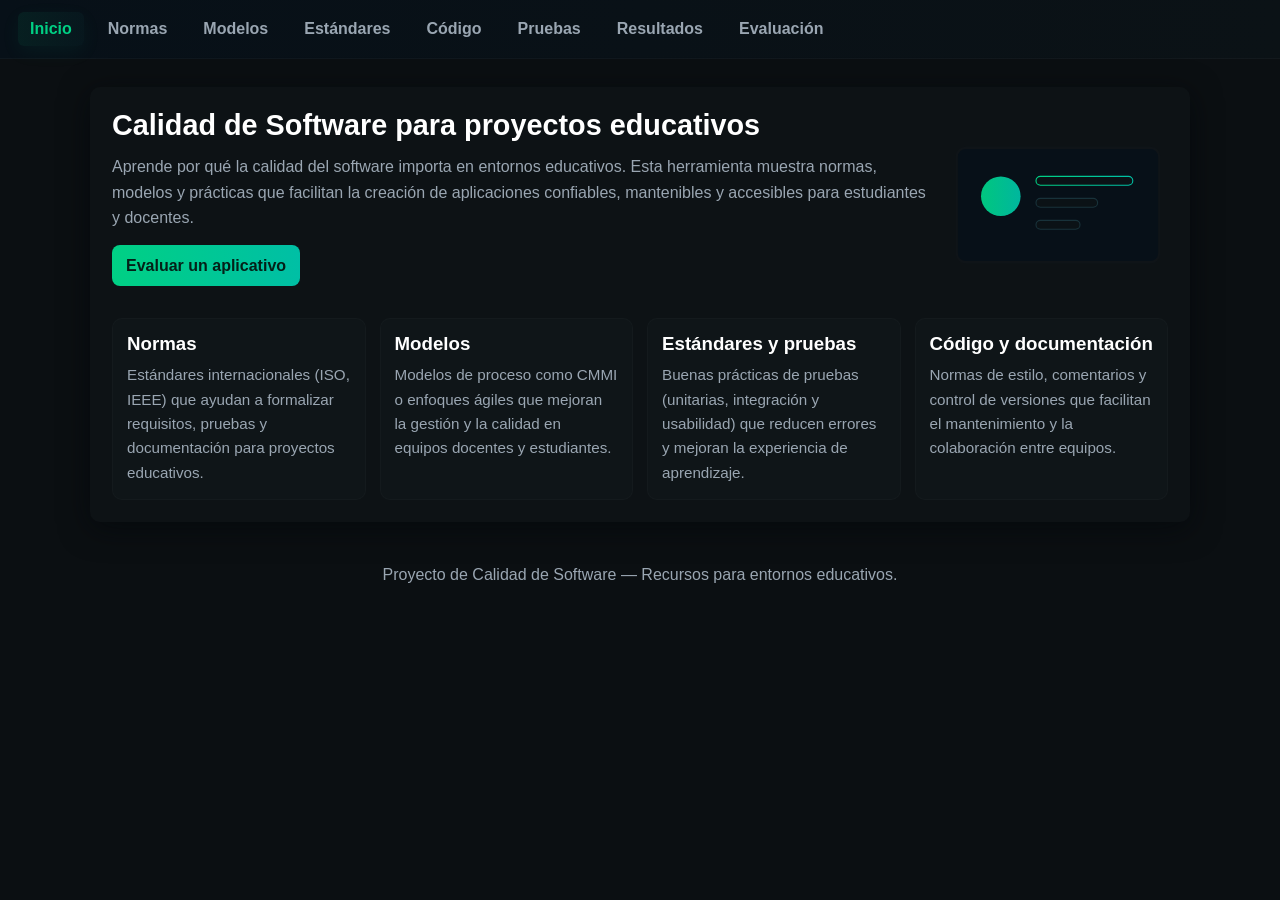
<file: index.html>
<!DOCTYPE html>
<html lang="es">
<head>
    <meta charset="UTF-8">
    <meta name="viewport" content="width=device-width, initial-scale=1">
    <meta name="description" content="Portal educativo sobre Calidad de Software: normas, modelos, estándares, pruebas y recomendaciones para proyectos educativos.">
    <title>Inicio - Calidad de Software</title>
    <link rel="stylesheet" href="css/estilo.css?v=2">
    <script defer src="js/quality-model.js"></script>
    <script defer src="js/ui.js"></script>
    <script defer src="js/app.js"></script>
</head>
<body>
    <a class="skip-link" href="#main-content">Saltar al contenido</a>
    <nav aria-label="Navegación principal">
        <ul>
            <li><a href="index.html" aria-current="page">Inicio</a></li>
            <li><a href="normas.html">Normas</a></li>
            <li><a href="modelos.html">Modelos</a></li>
            <li><a href="estandares.html">Estándares</a></li>
            <li><a href="codigo.html">Código</a></li>
            <li><a href="pruebas.html">Pruebas</a></li>
            <li><a href="resultados.html">Resultados</a></li>
            <li><a href="evaluacion.html">Evaluación</a></li>
        </ul>
    </nav>

    <main id="main-content" class="container">
        <section class="hero">
            <div class="intro">
                <h1>Calidad de Software para proyectos educativos</h1>
                <p>Aprende por qué la calidad del software importa en entornos educativos. Esta herramienta muestra normas, modelos y prácticas que facilitan la creación de aplicaciones confiables, mantenibles y accesibles para estudiantes y docentes.</p>
                <p><a class="btn" href="evaluacion.html">Evaluar un aplicativo</a></p>
            </div>
            <div class="graphic" aria-hidden="true">
                <!-- simple illustrative SVG -->
                <svg viewBox="0 0 200 140" xmlns="http://www.w3.org/2000/svg" role="img">
                    <defs>
                        <linearGradient id="g" x1="0" x2="1">
                            <stop offset="0" stop-color="#00d084"/>
                            <stop offset="1" stop-color="#00bfa5"/>
                        </linearGradient>
                    </defs>
                    <rect x="8" y="18" rx="8" ry="8" width="184" height="104" fill="#071018" stroke="#0f1418" stroke-width="2" />
                    <circle cx="48" cy="62" r="18" fill="url(#g)" opacity="0.95" />
                    <rect x="80" y="44" width="88" height="8" rx="4" fill="#0b1216" stroke="url(#g)"/>
                    <rect x="80" y="64" width="56" height="8" rx="4" fill="#0b1216" stroke="#18323a"/>
                    <rect x="80" y="84" width="40" height="8" rx="4" fill="#0b1216" stroke="#18323a"/>
                </svg>
            </div>
        </section>

        <section class="grid">
            <article class="card">
                <h3>Normas</h3>
                <p>Estándares internacionales (ISO, IEEE) que ayudan a formalizar requisitos, pruebas y documentación para proyectos educativos.</p>
            </article>

            <article class="card">
                <h3>Modelos</h3>
                <p>Modelos de proceso como CMMI o enfoques ágiles que mejoran la gestión y la calidad en equipos docentes y estudiantes.</p>
            </article>

            <article class="card">
                <h3>Estándares y pruebas</h3>
                <p>Buenas prácticas de pruebas (unitarias, integración y usabilidad) que reducen errores y mejoran la experiencia de aprendizaje.</p>
            </article>

            <article class="card">
                <h3>Código y documentación</h3>
                <p>Normas de estilo, comentarios y control de versiones que facilitan el mantenimiento y la colaboración entre equipos.</p>
            </article>
        </section>
    </main>

    <footer>
        <p class="muted">Proyecto de Calidad de Software — Recursos para entornos educativos.</p>
    </footer>
</body>
</html>
</file>
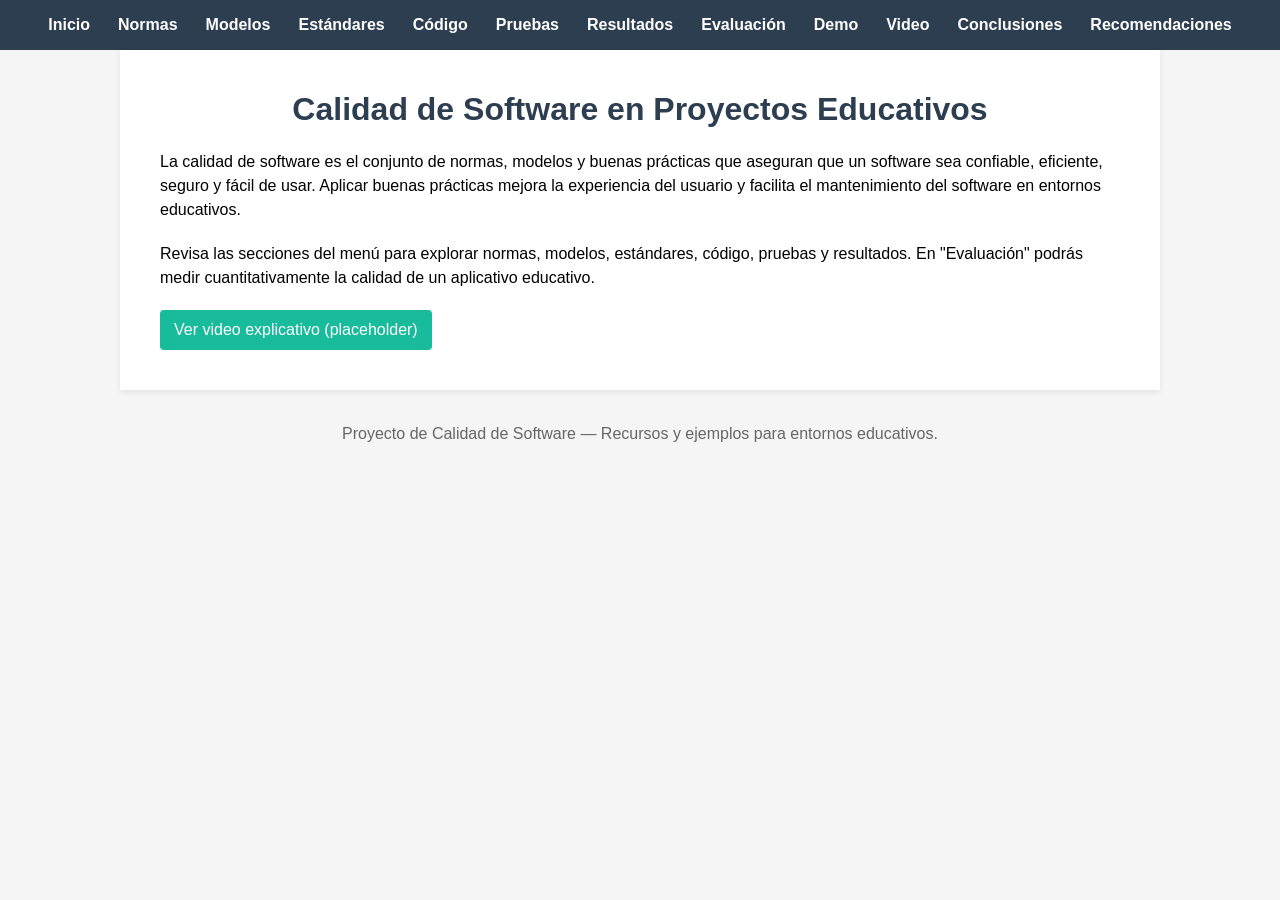
<file: public/index.html>
<!DOCTYPE html>
<html lang="es">
<head>
    <meta charset="UTF-8">
    <meta name="viewport" content="width=device-width, initial-scale=1">
    <meta name="description" content="Portal educativo sobre Calidad de Software: normas, modelos, estándares, pruebas y recomendaciones para proyectos educativos.">
    <title>Inicio - Calidad de Software</title>
    <link rel="stylesheet" href="css/estilo.css">
    <script defer src="js/quality-model.js"></script>
    <script defer src="js/app.js"></script>
</head>
<body>
    <a class="skip-link" href="#main-content">Saltar al contenido</a>
    <nav aria-label="Navegación principal">
        <ul>
            <li><a href="index.html" aria-current="page">Inicio</a></li>
            <li><a href="normas.html">Normas</a></li>
            <li><a href="modelos.html">Modelos</a></li>
            <li><a href="estandares.html">Estándares</a></li>
            <li><a href="codigo.html">Código</a></li>
            <li><a href="pruebas.html">Pruebas</a></li>
            <li><a href="resultados.html">Resultados</a></li>
            <li><a href="evaluacion.html">Evaluación</a></li>
            <li><a href="demo_app.html">Demo</a></li>
            <li><a href="videos.html">Video</a></li>
            <li><a href="conclusiones.html">Conclusiones</a></li>
            <li><a href="recomendaciones.html">Recomendaciones</a></li>
        </ul>
    </nav>

    <main id="main-content" class="container">
        <h1>Calidad de Software en Proyectos Educativos</h1>
        <p>La calidad de software es el conjunto de normas, modelos y buenas prácticas que aseguran que un software sea confiable, eficiente, seguro y fácil de usar. Aplicar buenas prácticas mejora la experiencia del usuario y facilita el mantenimiento del software en entornos educativos.</p>

        <p>Revisa las secciones del menú para explorar normas, modelos, estándares, código, pruebas y resultados. En "Evaluación" podrás medir cuantitativamente la calidad de un aplicativo educativo.</p>

        <p><a class="btn" href="videos/explicativo.mp4" target="_blank">Ver video explicativo (placeholder)</a></p>
    </main>

    <footer>
        <p>Proyecto de Calidad de Software — Recursos y ejemplos para entornos educativos.</p>
    </footer>
</body>
</html>
</file>
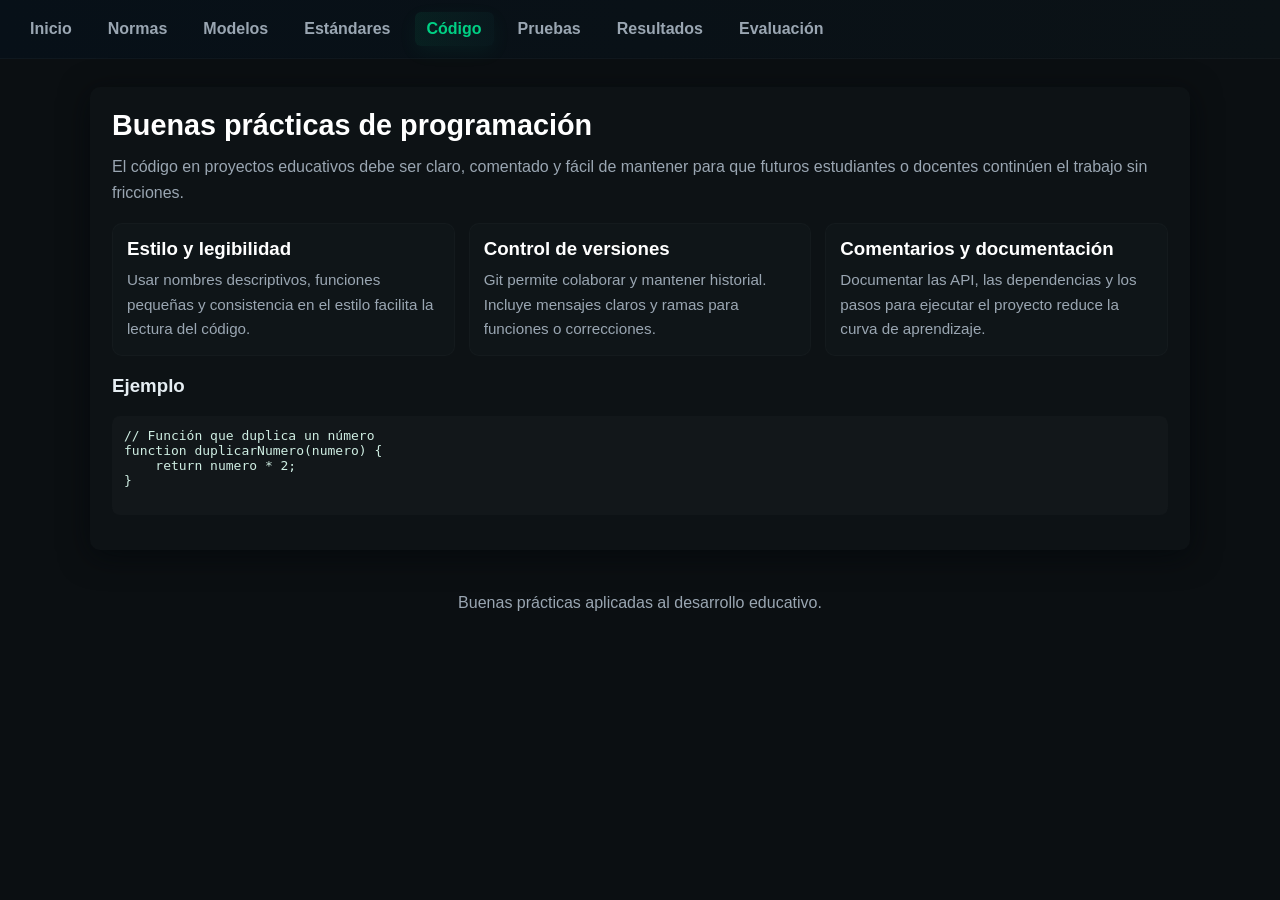
<file: codigo.html>
<!DOCTYPE html>
<html lang="es">
<head>
    <meta charset="UTF-8">
    <meta name="viewport" content="width=device-width, initial-scale=1">
    <meta name="description" content="Buenas prácticas de programación: estilo, comentarios, control de versiones y seguridad en proyectos educativos.">
    <title>Código - Calidad de Software</title>
    <link rel="stylesheet" href="css/estilo.css?v=2">
</head>
<body>
    <a class="skip-link" href="#main-content">Saltar al contenido</a>
    <nav aria-label="Navegación principal">
        <ul>
            <li><a href="index.html">Inicio</a></li>
            <li><a href="normas.html">Normas</a></li>
            <li><a href="modelos.html">Modelos</a></li>
            <li><a href="estandares.html">Estándares</a></li>
            <li><a href="codigo.html" aria-current="page">Código</a></li>
            <li><a href="pruebas.html">Pruebas</a></li>
            <li><a href="resultados.html">Resultados</a></li>
            <li><a href="evaluacion.html">Evaluación</a></li>
        </ul>
    </nav>

    <main id="main-content" class="container">
        <h1>Buenas prácticas de programación</h1>
        <p>El código en proyectos educativos debe ser claro, comentado y fácil de mantener para que futuros estudiantes o docentes continúen el trabajo sin fricciones.</p>

        <section class="grid">
            <article class="card">
                <h3>Estilo y legibilidad</h3>
                <p>Usar nombres descriptivos, funciones pequeñas y consistencia en el estilo facilita la lectura del código.</p>
            </article>

            <article class="card">
                <h3>Control de versiones</h3>
                <p>Git permite colaborar y mantener historial. Incluye mensajes claros y ramas para funciones o correcciones.</p>
            </article>

            <article class="card">
                <h3>Comentarios y documentación</h3>
                <p>Documentar las API, las dependencias y los pasos para ejecutar el proyecto reduce la curva de aprendizaje.</p>
            </article>
        </section>

        <h3>Ejemplo</h3>
        <pre style="background:rgba(255,255,255,0.02);padding:12px;border-radius:8px;color:#cfeee3">// Función que duplica un número
function duplicarNumero(numero) {
    return numero * 2;
}
        </pre>
    </main>

    <footer>
        <p class="muted">Buenas prácticas aplicadas al desarrollo educativo.</p>
    </footer>
</body>
</html>
</file>
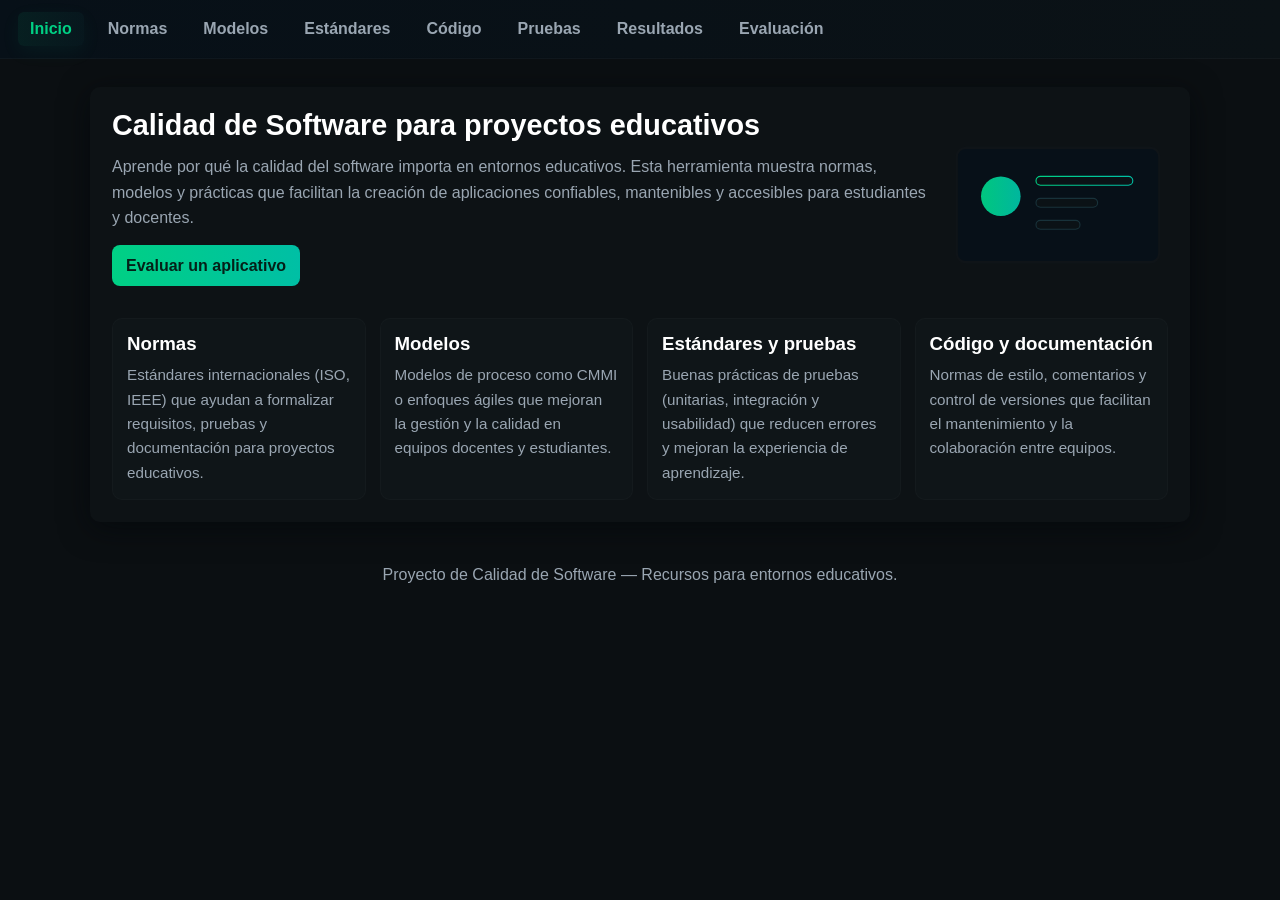
<file: conclusiones.html>
<!DOCTYPE html>
<html lang="es">
<head>
  <meta charset="utf-8">
  <meta http-equiv="refresh" content="0;url=index.html">
  <title>Página retirada</title>
  <meta name="viewport" content="width=device-width, initial-scale=1">
</head>
<body>
  <p>La página de conclusiones fue retirada. Serás redirigido a la página principal. Si no, <a href="index.html">haz clic aquí</a>.</p>
</body>
</html>
</file>
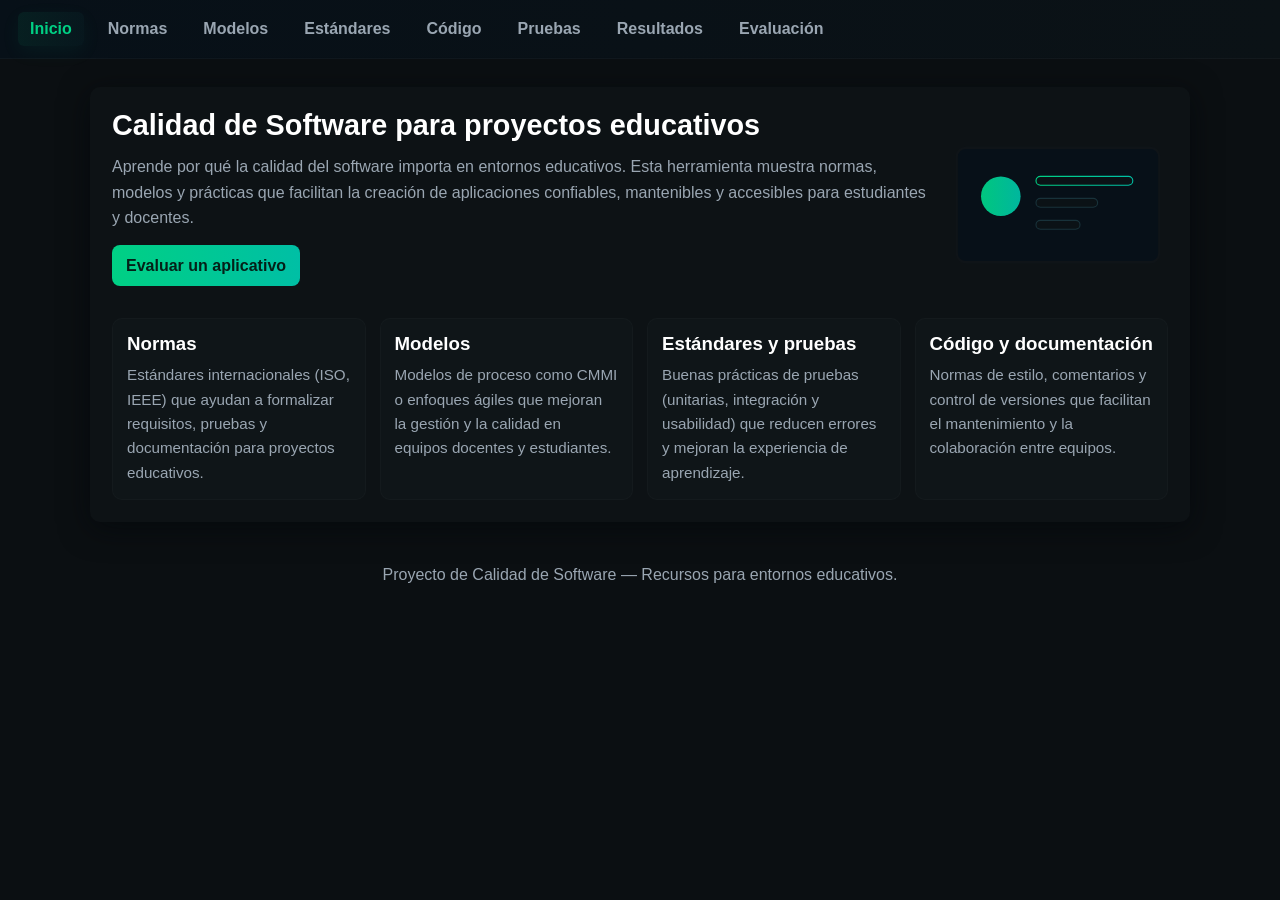
<file: demo_app.html>
<!DOCTYPE html>
<html lang="es">
<head>
  <meta charset="utf-8">
  <meta http-equiv="refresh" content="0;url=index.html">
  <title>Página retirada</title>
  <meta name="viewport" content="width=device-width, initial-scale=1">
</head>
<body>
  <p>La demo fue retirada. Serás redirigido a la página principal. Si no, <a href="index.html">haz clic aquí</a>.</p>
</body>
</html>
</file>
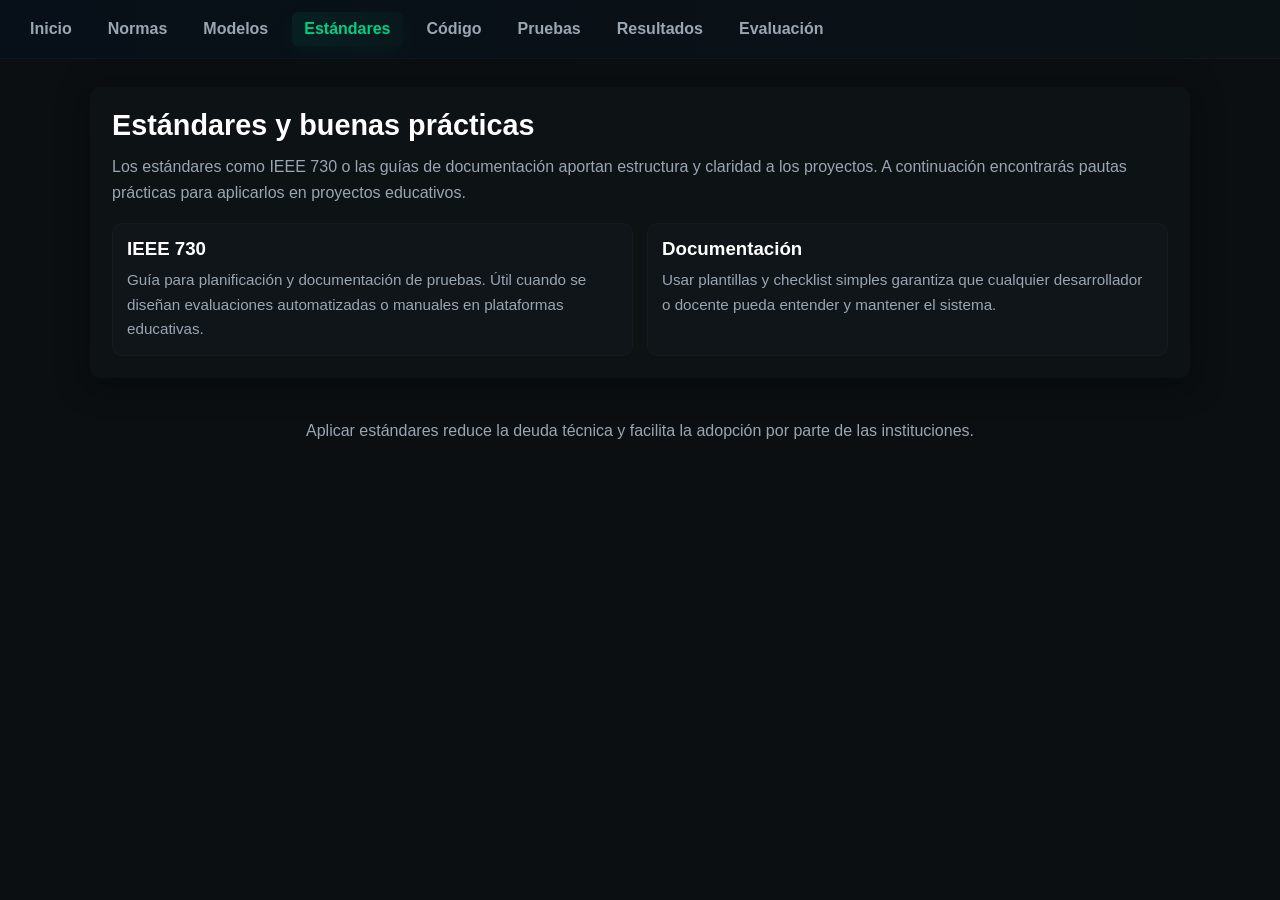
<file: estandares.html>
<!DOCTYPE html>
<html lang="es">
<head>
    <meta charset="UTF-8">
    <meta name="viewport" content="width=device-width, initial-scale=1">
    <meta name="description" content="Estándares de software y buenas prácticas para proyectos educativos. IEEE 730, ISO/IEC 12207 y documentación técnica.">
    <title>Estándares - Calidad de Software</title>
    <link rel="stylesheet" href="css/estilo.css?v=2">
</head>
<body>
    <a class="skip-link" href="#main-content">Saltar al contenido</a>
    <nav aria-label="Navegación principal">
        <ul>
            <li><a href="index.html">Inicio</a></li>
            <li><a href="normas.html">Normas</a></li>
            <li><a href="modelos.html">Modelos</a></li>
            <li><a href="estandares.html" aria-current="page">Estándares</a></li>
            <li><a href="codigo.html">Código</a></li>
            <li><a href="pruebas.html">Pruebas</a></li>
            <li><a href="resultados.html">Resultados</a></li>
            <li><a href="evaluacion.html">Evaluación</a></li>
        </ul>
    </nav>

    <main id="main-content" class="container">
        <h1>Estándares y buenas prácticas</h1>
        <p>Los estándares como IEEE 730 o las guías de documentación aportan estructura y claridad a los proyectos. A continuación encontrarás pautas prácticas para aplicarlos en proyectos educativos.</p>

        <section class="grid">
            <article class="card">
                <h3>IEEE 730</h3>
                <p>Guía para planificación y documentación de pruebas. Útil cuando se diseñan evaluaciones automatizadas o manuales en plataformas educativas.</p>
            </article>

            <article class="card">
                <h3>Documentación</h3>
                <p>Usar plantillas y checklist simples garantiza que cualquier desarrollador o docente pueda entender y mantener el sistema.</p>
            </article>
        </section>

    </main>

    <footer>
        <p class="muted">Aplicar estándares reduce la deuda técnica y facilita la adopción por parte de las instituciones.</p>
    </footer>
</body>
</html>
</file>
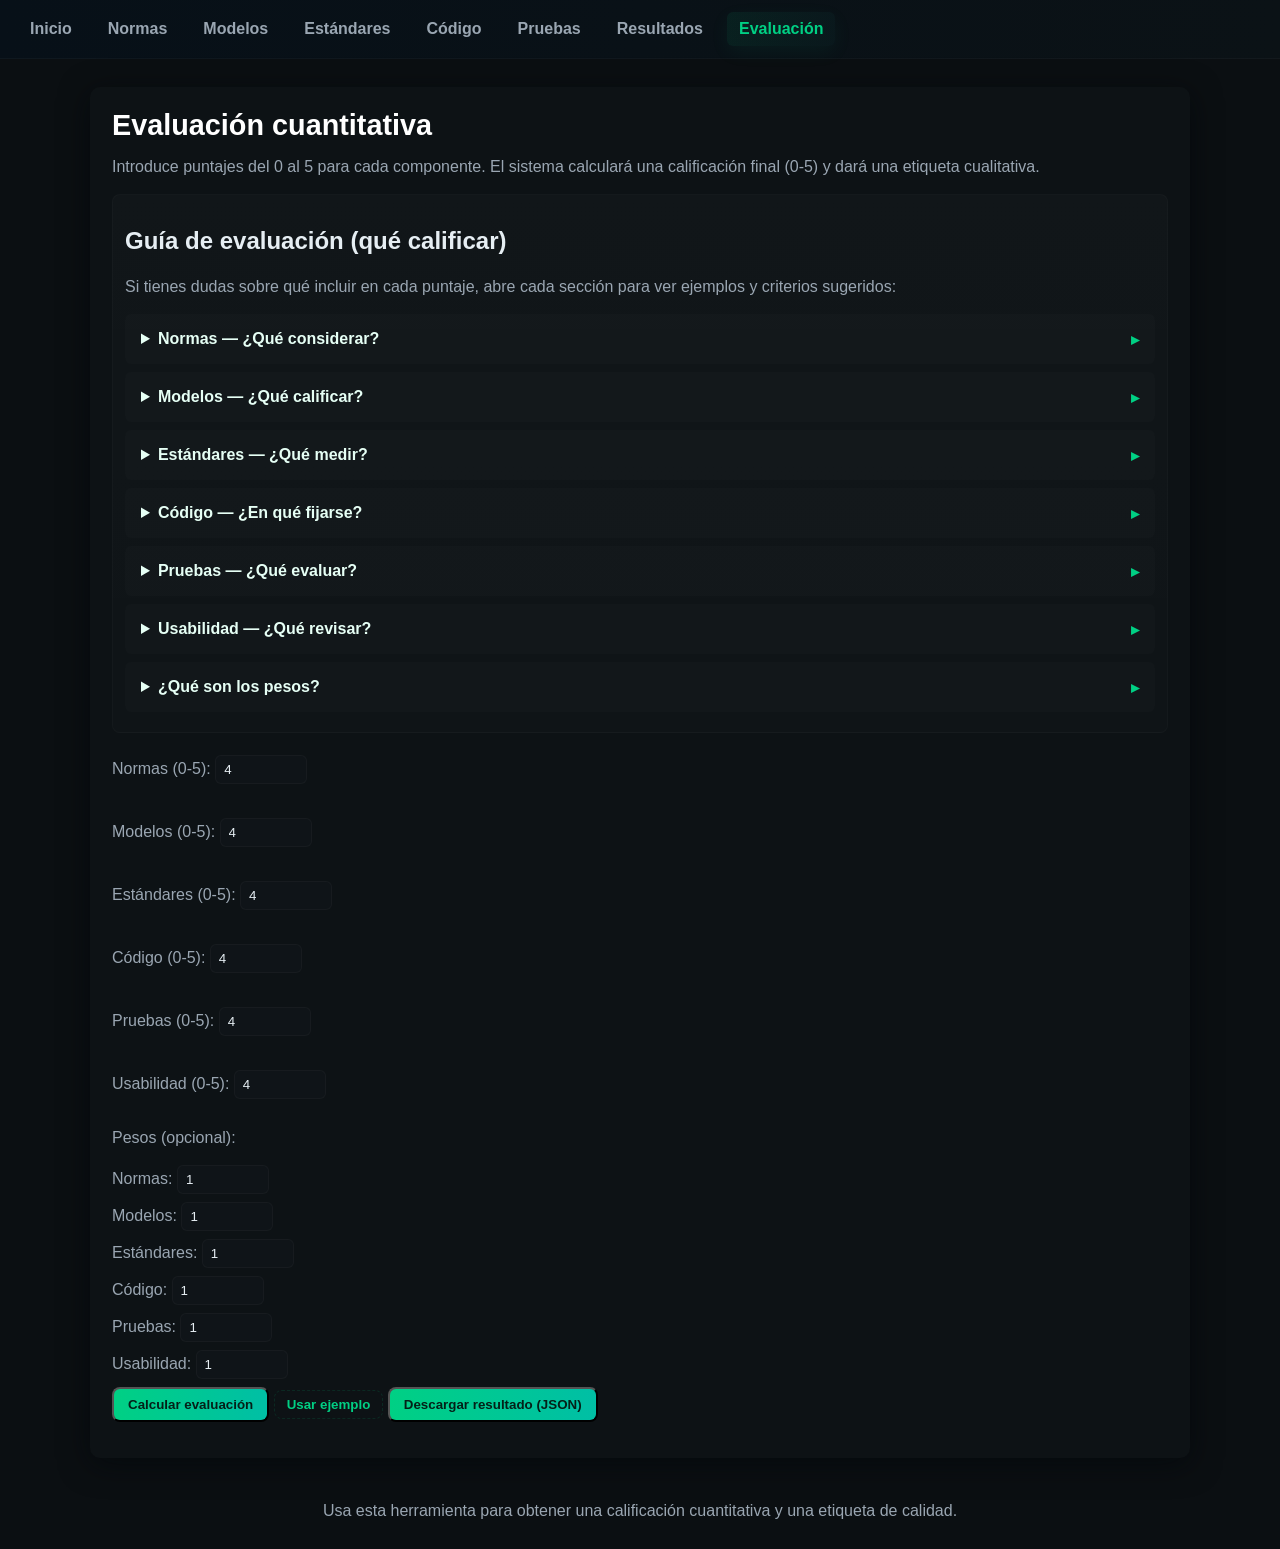
<file: evaluacion.html>
<!DOCTYPE html>
<html lang="es">
<head>
    <meta charset="UTF-8">
    <meta name="viewport" content="width=device-width, initial-scale=1">
    <meta name="description" content="Página para evaluar cuantitativamente la calidad de un aplicativo educativo (0-5).">
    <title>Evaluación - Calidad de Software</title>
    <link rel="stylesheet" href="css/estilo.css?v=2">
    <script defer src="js/quality-model.js"></script>
    <script defer src="js/evaluacion.js"></script>
</head>
<body>
    <a class="skip-link" href="#main-content">Saltar al contenido</a>
    <nav aria-label="Navegación principal">
        <ul>
            <li><a href="index.html">Inicio</a></li>
            <li><a href="normas.html">Normas</a></li>
            <li><a href="modelos.html">Modelos</a></li>
            <li><a href="estandares.html">Estándares</a></li>
            <li><a href="codigo.html">Código</a></li>
            <li><a href="pruebas.html">Pruebas</a></li>
            <li><a href="resultados.html">Resultados</a></li>
            <li><a href="evaluacion.html" aria-current="page">Evaluación</a></li>
                <!-- Removed links to deleted pages -->
        </ul>
    </nav>

    <main id="main-content" class="container">
            <h1>Evaluación cuantitativa</h1>
        <p>Introduce puntajes del 0 al 5 para cada componente. El sistema calculará una calificación final (0-5) y dará una etiqueta cualitativa.</p>

        <section id="guia-evaluacion" class="guide" aria-labelledby="guia-title">
            <h2 id="guia-title">Guía de evaluación (qué calificar)</h2>
            <p>Si tienes dudas sobre qué incluir en cada puntaje, abre cada sección para ver ejemplos y criterios sugeridos:</p>

            <details>
                <summary><strong>Normas</strong> — ¿Qué considerar?</summary>
                <ul>
                    <li>Cumplimiento con normas aplicables (por ejemplo ISO/IEC 25010, accesibilidad WCAG).</li>
                    <li>Si la arquitectura y los requerimientos reflejan buenas prácticas normativas.</li>
                    <li>Existencia de documentación que explique conformidad con normas.</li>
                </ul>
            </details>

            <details>
                <summary><strong>Modelos</strong> — ¿Qué calificar?</summary>
                <ul>
                    <li>Existencia de modelos de proceso o ciclo de vida (p. ej. Scrum, RUP, modelos ágiles).</li>
                    <li>Claridad en roles, artefactos y pasos del proceso.</li>
                    <li>Uso de modelos para gestión de calidad y control de cambios.</li>
                </ul>
            </details>

            <details>
                <summary><strong>Estándares</strong> — ¿Qué medir?</summary>
                <ul>
                    <li>Aplicación de estándares de codificación, pruebas y documentación.</li>
                    <li>Checklists y plantillas usadas en revisiones.</li>
                    <li>Consistencia en formatos y políticas internas.</li>
                </ul>
            </details>

            <details>
                <summary><strong>Código</strong> — ¿En qué fijarse?</summary>
                <ul>
                    <li>Claridad, modularidad y legibilidad del código.</li>
                    <li>Uso de control de versiones y comentarios útiles.</li>
                    <li>Buenas prácticas: manejo de errores, seguridad básica, pruebas unitarias.</li>
                </ul>
            </details>

            <details>
                <summary><strong>Pruebas</strong> — ¿Qué evaluar?</summary>
                <ul>
                    <li>Existencia y cobertura de pruebas (unitarias, de integración).</li>
                    <li>Documentación de cómo ejecutar pruebas y resultados reproducibles.</li>
                    <li>Automatización y reporting de fallos.</li>
                </ul>
            </details>

            <details>
                <summary><strong>Usabilidad</strong> — ¿Qué revisar?</summary>
                <ul>
                    <li>Accesibilidad, navegación clara y consistencia en la interfaz.</li>
                    <li>Facilidad de uso para estudiantes y docentes, mensajes de ayuda.</li>
                    <li>Soporte para dispositivos móviles y distintas resoluciones.</li>
                </ul>
            </details>

            <details>
                <summary><strong>¿Qué son los pesos?</strong></summary>
                <p>Los <em>pesos</em> permiten indicar qué tan importante es cada componente al calcular la calificación final. El cálculo usa un promedio ponderado:</p>
                <p><em>score = (suma de (puntaje * peso)) / (suma de pesos)</em></p>
                <p>Recomendaciones:</p>
                <ul>
                    <li>Si no especificas pesos, el sistema los trata como iguales (1 cada uno).</li>
                    <li>Usa <strong>peso 0</strong> para ignorar un componente (p. ej. si no aplica).</li>
                    <li>Pesos mayores que 1 aumentan la influencia del componente en el resultado.</li>
                    <li>Evita valores negativos; el sistema solo acepta pesos >= 0.</li>
                </ul>
                <p>Ejemplo: si quieres priorizar pruebas, pon <code>w_pruebas</code> = 2 y los demás en 1; el resultado se acercará más a la puntuación de pruebas.</p>
            </details>
        </section>

        <form id="eval-form">
            <div id="form-message" role="status" aria-live="polite" style="margin-bottom:8px"></div>
            <label>Normas (0-5): <input type="number" step="0.1" min="0" max="5" name="normas" value="4"></label><br>
            <label>Modelos (0-5): <input type="number" step="0.1" min="0" max="5" name="modelos" value="4"></label><br>
            <label>Estándares (0-5): <input type="number" step="0.1" min="0" max="5" name="estandares" value="4"></label><br>
            <label>Código (0-5): <input type="number" step="0.1" min="0" max="5" name="codigo" value="4"></label><br>
            <label>Pruebas (0-5): <input type="number" step="0.1" min="0" max="5" name="pruebas" value="4"></label><br>
            <label>Usabilidad (0-5): <input type="number" step="0.1" min="0" max="5" name="usabilidad" value="4"></label><br>

            <p>Pesos (opcional):</p>
            <label>Normas: <input type="number" step="0.1" min="0" name="w_normas" value="1"></label>
            <label>Modelos: <input type="number" step="0.1" min="0" name="w_modelos" value="1"></label>
            <label>Estándares: <input type="number" step="0.1" min="0" name="w_estandares" value="1"></label>
            <label>Código: <input type="number" step="0.1" min="0" name="w_codigo" value="1"></label>
            <label>Pruebas: <input type="number" step="0.1" min="0" name="w_pruebas" value="1"></label>
            <label>Usabilidad: <input type="number" step="0.1" min="0" name="w_usabilidad" value="1"></label>

            <p>
                <button type="button" id="run-eval" class="btn">Calcular evaluación</button>
                <button type="button" id="use-example" class="btn btn-example">Usar ejemplo</button>
                <button type="button" id="download-json" class="btn">Descargar resultado (JSON)</button>
            </p>
        </form>

        <div id="eval-result" aria-live="polite"></div>
    </main>

    <footer>
            <p class="muted">Usa esta herramienta para obtener una calificación cuantitativa y una etiqueta de calidad.</p>
    </footer>
        <script src="js/quality-model.js"></script>
        <script src="js/ui.js"></script>
        <script src="js/evaluacion.js"></script>
</body>
</html>
</file>
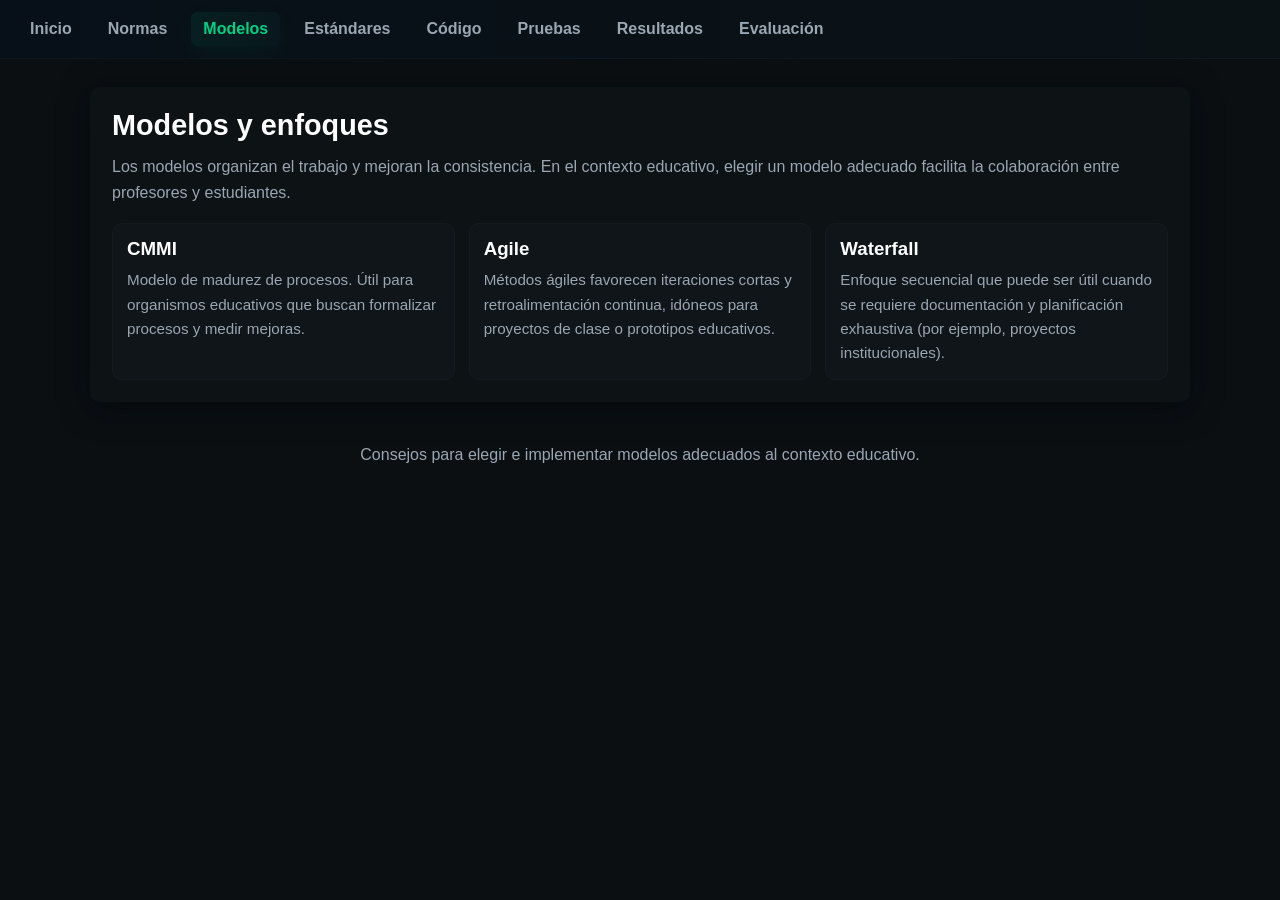
<file: modelos.html>
<!DOCTYPE html>
<html lang="es">
<head>
    <meta charset="UTF-8">
    <meta name="viewport" content="width=device-width, initial-scale=1">
    <meta name="description" content="Modelos de calidad (CMMI, MPS-BR, Agile, Waterfall) y cómo aplicarlos en proyectos educativos.">
    <title>Modelos - Calidad de Software</title>
    <link rel="stylesheet" href="css/estilo.css?v=2">
</head>
<body>
    <a class="skip-link" href="#main-content">Saltar al contenido</a>
    <nav aria-label="Navegación principal">
        <ul>
            <li><a href="index.html">Inicio</a></li>
            <li><a href="normas.html">Normas</a></li>
            <li><a href="modelos.html" aria-current="page">Modelos</a></li>
            <li><a href="estandares.html">Estándares</a></li>
            <li><a href="codigo.html">Código</a></li>
            <li><a href="pruebas.html">Pruebas</a></li>
            <li><a href="resultados.html">Resultados</a></li>
            <li><a href="evaluacion.html">Evaluación</a></li>
        </ul>
    </nav>

    <main id="main-content" class="container">
        <h1>Modelos y enfoques</h1>
        <p>Los modelos organizan el trabajo y mejoran la consistencia. En el contexto educativo, elegir un modelo adecuado facilita la colaboración entre profesores y estudiantes.</p>

        <section class="grid">
            <article class="card">
                <h3>CMMI</h3>
                <p>Modelo de madurez de procesos. Útil para organismos educativos que buscan formalizar procesos y medir mejoras.</p>
            </article>

            <article class="card">
                <h3>Agile</h3>
                <p>Métodos ágiles favorecen iteraciones cortas y retroalimentación continua, idóneos para proyectos de clase o prototipos educativos.</p>
            </article>

            <article class="card">
                <h3>Waterfall</h3>
                <p>Enfoque secuencial que puede ser útil cuando se requiere documentación y planificación exhaustiva (por ejemplo, proyectos institucionales).</p>
            </article>
        </section>
    </main>

    <footer>
        <p class="muted">Consejos para elegir e implementar modelos adecuados al contexto educativo.</p>
    </footer>
</body>
</html>
</file>
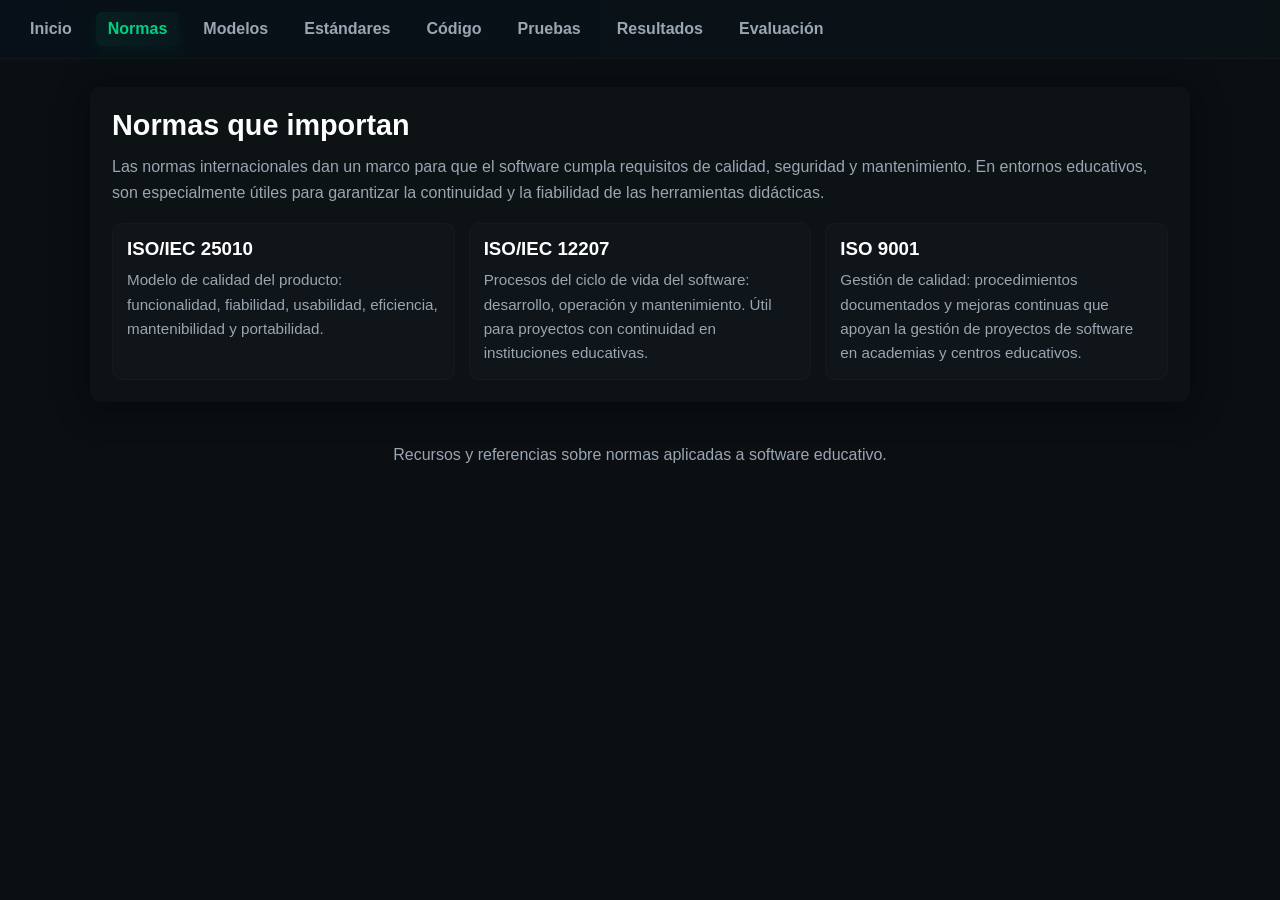
<file: normas.html>
<!DOCTYPE html>
<html lang="es">
<head>
    <meta charset="UTF-8">
    <meta name="viewport" content="width=device-width, initial-scale=1">
    <meta name="description" content="Normas relevantes para la calidad de software en proyectos educativos: ISO 9001, ISO/IEC 25010, ISO/IEC 12207.">
    <title>Normas - Calidad de Software</title>
    <link rel="stylesheet" href="css/estilo.css?v=2">
</head>
<body>
    <a class="skip-link" href="#main-content">Saltar al contenido</a>
    <nav aria-label="Navegación principal">
        <ul>
            <li><a href="index.html">Inicio</a></li>
            <li><a href="normas.html" aria-current="page">Normas</a></li>
            <li><a href="modelos.html">Modelos</a></li>
            <li><a href="estandares.html">Estándares</a></li>
            <li><a href="codigo.html">Código</a></li>
            <li><a href="pruebas.html">Pruebas</a></li>
            <li><a href="resultados.html">Resultados</a></li>
            <li><a href="evaluacion.html">Evaluación</a></li>
        </ul>
    </nav>

    <main id="main-content" class="container">
        <h1>Normas que importan</h1>
        <p>Las normas internacionales dan un marco para que el software cumpla requisitos de calidad, seguridad y mantenimiento. En entornos educativos, son especialmente útiles para garantizar la continuidad y la fiabilidad de las herramientas didácticas.</p>

        <section class="grid">
            <article class="card">
                <h3>ISO/IEC 25010</h3>
                <p>Modelo de calidad del producto: funcionalidad, fiabilidad, usabilidad, eficiencia, mantenibilidad y portabilidad.</p>
            </article>

            <article class="card">
                <h3>ISO/IEC 12207</h3>
                <p>Procesos del ciclo de vida del software: desarrollo, operación y mantenimiento. Útil para proyectos con continuidad en instituciones educativas.</p>
            </article>

            <article class="card">
                <h3>ISO 9001</h3>
                <p>Gestión de calidad: procedimientos documentados y mejoras continuas que apoyan la gestión de proyectos de software en academias y centros educativos.</p>
            </article>
        </section>
    </main>

    <footer>
        <p class="muted">Recursos y referencias sobre normas aplicadas a software educativo.</p>
    </footer>
</body>
</html>
</file>
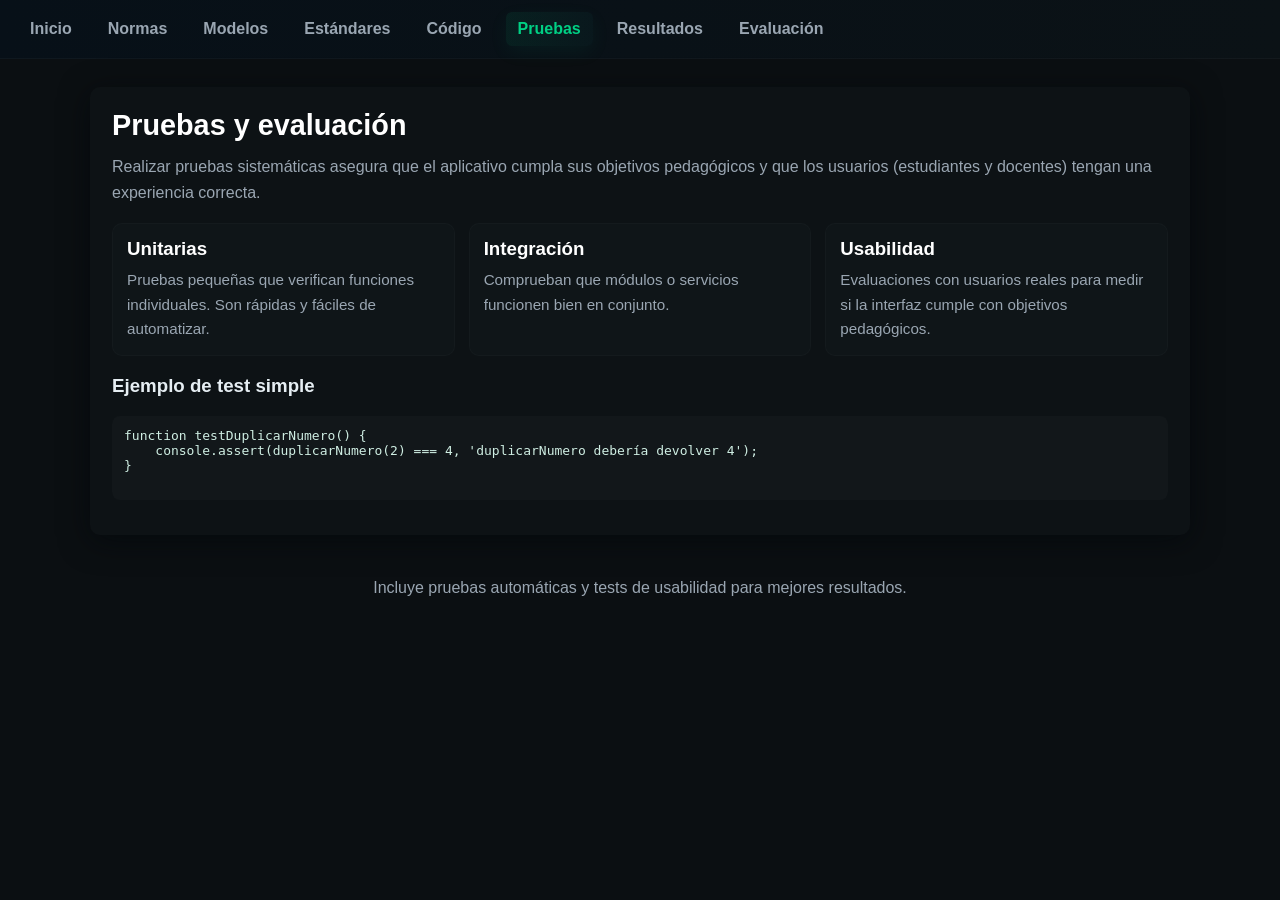
<file: pruebas.html>
<!DOCTYPE html>
<html lang="es">
<head>
    <meta charset="UTF-8">
    <meta name="viewport" content="width=device-width, initial-scale=1">
    <meta name="description" content="Pruebas: unitarias, integración, funcionales y de usabilidad. Ejemplos y métodos de evaluación.">
    <title>Pruebas - Calidad de Software</title>
    <link rel="stylesheet" href="css/estilo.css?v=2">
</head>
<body>
    <a class="skip-link" href="#main-content">Saltar al contenido</a>
    <nav aria-label="Navegación principal">
        <ul>
            <li><a href="index.html">Inicio</a></li>
            <li><a href="normas.html">Normas</a></li>
            <li><a href="modelos.html">Modelos</a></li>
            <li><a href="estandares.html">Estándares</a></li>
            <li><a href="codigo.html">Código</a></li>
            <li><a href="pruebas.html" aria-current="page">Pruebas</a></li>
            <li><a href="resultados.html">Resultados</a></li>
            <li><a href="evaluacion.html">Evaluación</a></li>
        </ul>
    </nav>

    <main id="main-content" class="container">
        <h1>Pruebas y evaluación</h1>
        <p>Realizar pruebas sistemáticas asegura que el aplicativo cumpla sus objetivos pedagógicos y que los usuarios (estudiantes y docentes) tengan una experiencia correcta.</p>

        <section class="grid">
            <article class="card">
                <h3>Unitarias</h3>
                <p>Pruebas pequeñas que verifican funciones individuales. Son rápidas y fáciles de automatizar.</p>
            </article>

            <article class="card">
                <h3>Integración</h3>
                <p>Comprueban que módulos o servicios funcionen bien en conjunto.</p>
            </article>

            <article class="card">
                <h3>Usabilidad</h3>
                <p>Evaluaciones con usuarios reales para medir si la interfaz cumple con objetivos pedagógicos.</p>
            </article>
        </section>

        <h3>Ejemplo de test simple</h3>
        <pre style="background:rgba(255,255,255,0.02);padding:12px;border-radius:8px;color:#cfeee3">function testDuplicarNumero() {
    console.assert(duplicarNumero(2) === 4, 'duplicarNumero debería devolver 4');
}
        </pre>
    </main>

    <footer>
        <p class="muted">Incluye pruebas automáticas y tests de usabilidad para mejores resultados.</p>
    </footer>
</body>
</html>
</file>
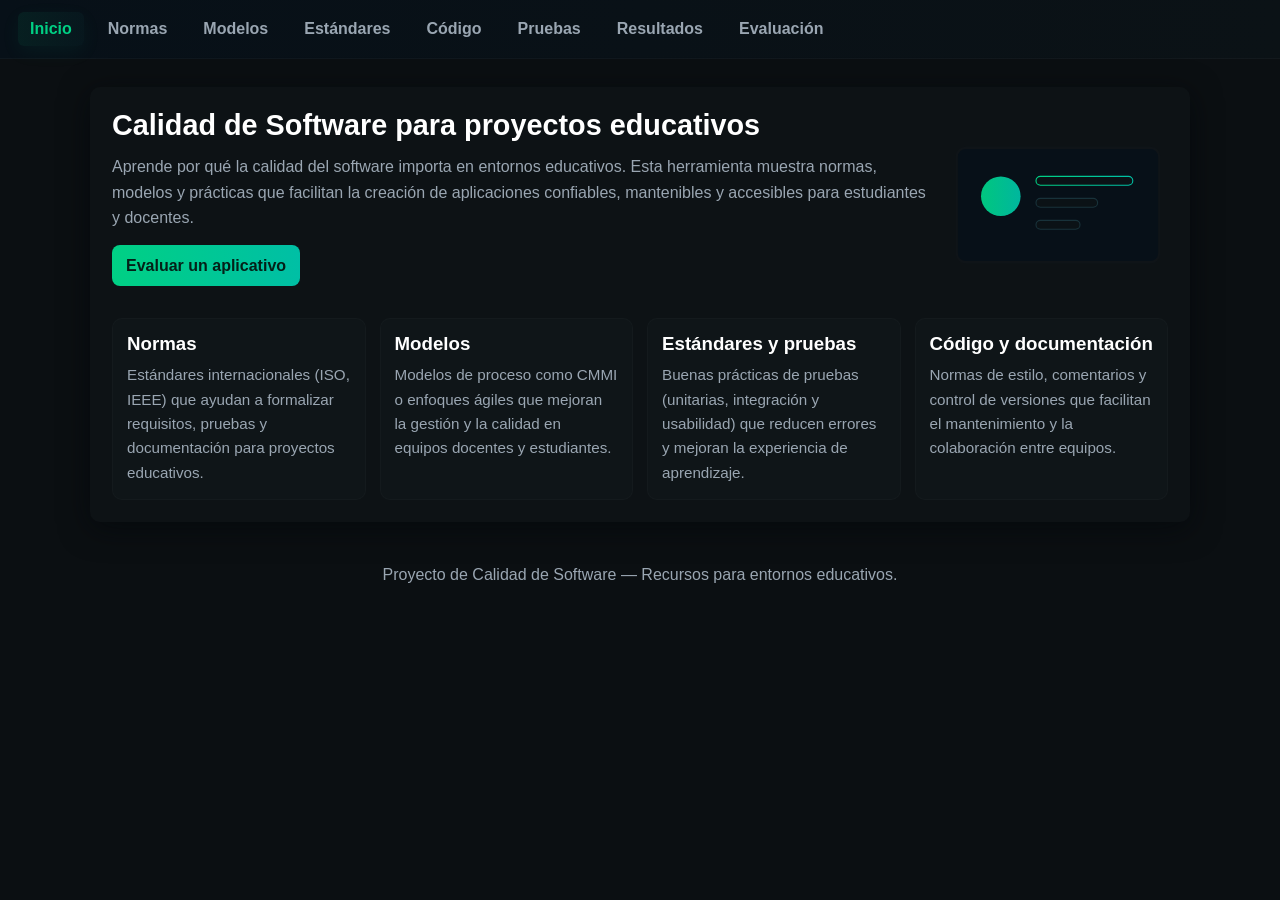
<file: recomendaciones.html>
<!DOCTYPE html>
<html lang="es">
<head>
  <meta charset="utf-8">
  <meta http-equiv="refresh" content="0;url=index.html">
  <title>Página retirada</title>
  <meta name="viewport" content="width=device-width, initial-scale=1">
</head>
<body>
  <p>La página de recomendaciones fue retirada. Serás redirigido a la página principal. Si no, <a href="index.html">haz clic aquí</a>.</p>
</body>
</html>
</file>
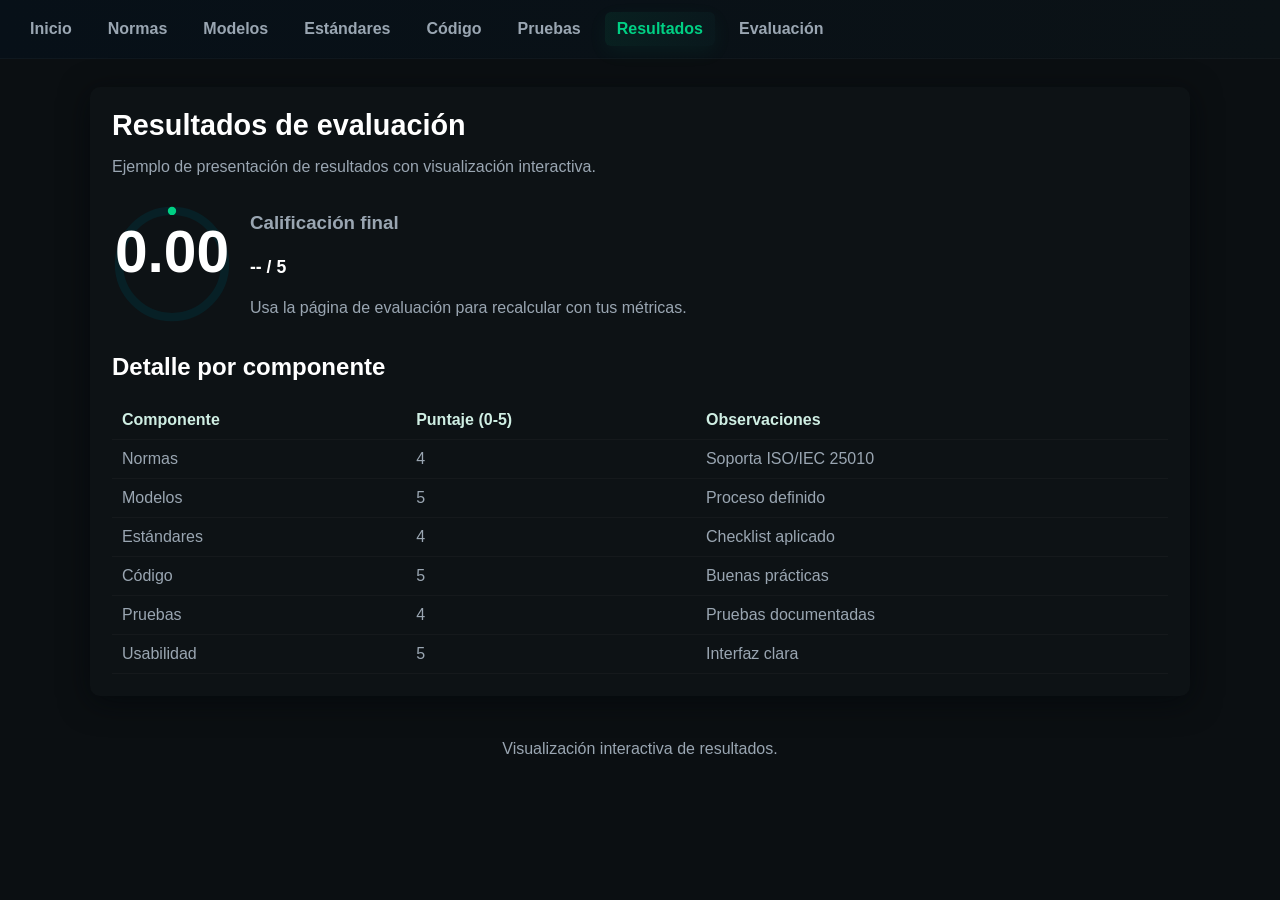
<file: resultados.html>
<!DOCTYPE html>
<html lang="es">
<head>
    <meta charset="UTF-8">
    <meta name="viewport" content="width=device-width, initial-scale=1">
    <meta name="description" content="Resultados de evaluaciones de calidad de software con modelo cuantitativo (0-5).">
    <title>Resultados - Calidad de Software</title>
    <link rel="stylesheet" href="css/estilo.css?v=2">
</head>
<body>
    <a class="skip-link" href="#main-content">Saltar al contenido</a>
    <nav aria-label="Navegación principal">
        <ul>
            <li><a href="index.html">Inicio</a></li>
            <li><a href="normas.html">Normas</a></li>
            <li><a href="modelos.html">Modelos</a></li>
            <li><a href="estandares.html">Estándares</a></li>
            <li><a href="codigo.html">Código</a></li>
            <li><a href="pruebas.html">Pruebas</a></li>
            <li><a href="resultados.html" aria-current="page">Resultados</a></li>
            <li><a href="evaluacion.html">Evaluación</a></li>
        </ul>
    </nav>

    <main id="main-content" class="container">
        <h1>Resultados de evaluación</h1>
        <p>Ejemplo de presentación de resultados con visualización interactiva.</p>

        <div class="radial-wrap">
            <div class="radial" id="radial-score">
                <!-- SVG animated by js/ui.js -->
                <svg viewBox="0 0 36 36">
                    <path class="circle-bg" d="M18 2.0845
                        a 15.9155 15.9155 0 0 1 0 31.831
                        a 15.9155 15.9155 0 0 1 0 -31.831" fill="none" stroke="#072026" stroke-width="2.5"/>
                    <path class="circle" stroke="#00d084" stroke-width="2.5" stroke-linecap="round"
                        d="M18 2.0845
                        a 15.9155 15.9155 0 0 1 0 31.831
                        a 15.9155 15.9155 0 0 1 0 -31.831" fill="none" stroke-dasharray="0,100"/>
                    <text x="18" y="20.35" class="score-label" text-anchor="middle" fill="#fff">--</text>
                </svg>
            </div>

            <div>
                <h3 class="muted">Calificación final</h3>
                <p id="promedio" class="score-label">-- / 5</p>
                <p class="muted">Usa la página de evaluación para recalcular con tus métricas.</p>
            </div>
        </div>

        <h2 style="margin-top:18px;color:#fff">Detalle por componente</h2>
        <table class="results-table">
            <thead>
                <tr><th>Componente</th><th>Puntaje (0-5)</th><th>Observaciones</th></tr>
            </thead>
            <tbody id="results-body">
                <tr><td>Normas</td><td>4</td><td>Soporta ISO/IEC 25010</td></tr>
                <tr><td>Modelos</td><td>5</td><td>Proceso definido</td></tr>
                <tr><td>Estándares</td><td>4</td><td>Checklist aplicado</td></tr>
                <tr><td>Código</td><td>5</td><td>Buenas prácticas</td></tr>
                <tr><td>Pruebas</td><td>4</td><td>Pruebas documentadas</td></tr>
                <tr><td>Usabilidad</td><td>5</td><td>Interfaz clara</td></tr>
            </tbody>
        </table>
    </main>

    <footer>
        <p class="muted">Visualización interactiva de resultados.</p>
    </footer>

    <script src="js/quality-model.js"></script>
    <script src="js/ui.js"></script>
    <script src="js/app.js"></script>
</body>
</html>
</file>
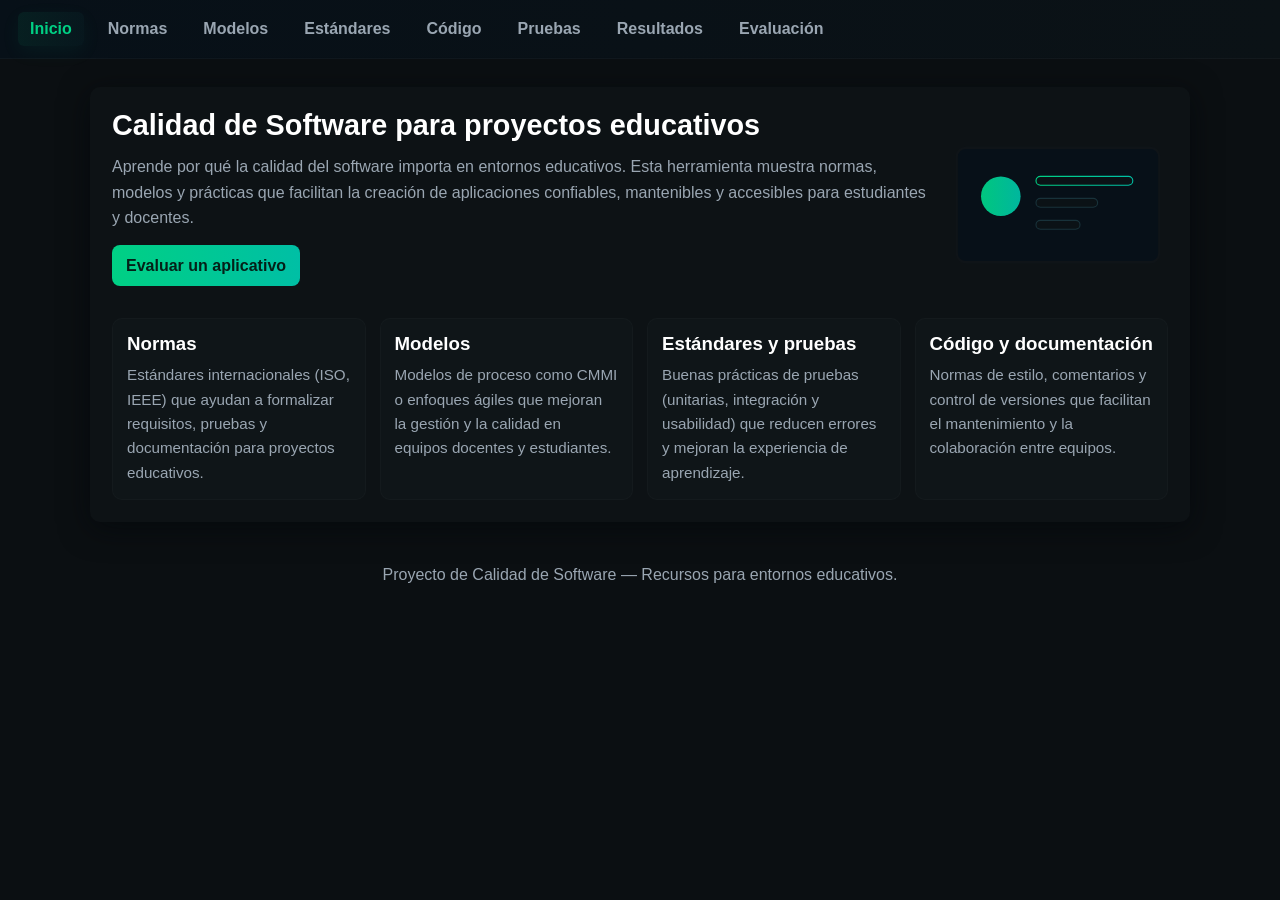
<file: videos.html>
<!DOCTYPE html>
<html lang="es">
<head>
  <meta charset="utf-8">
  <meta http-equiv="refresh" content="0;url=index.html">
  <title>Redirigiendo…</title>
  <meta name="viewport" content="width=device-width, initial-scale=1">
</head>
<body>
  <p>La página de video fue retirada. Serás redirigido a la página principal en unos segundos. Si no, <a href="index.html">haz clic aquí</a>.</p>
</body>
</html>
</file>
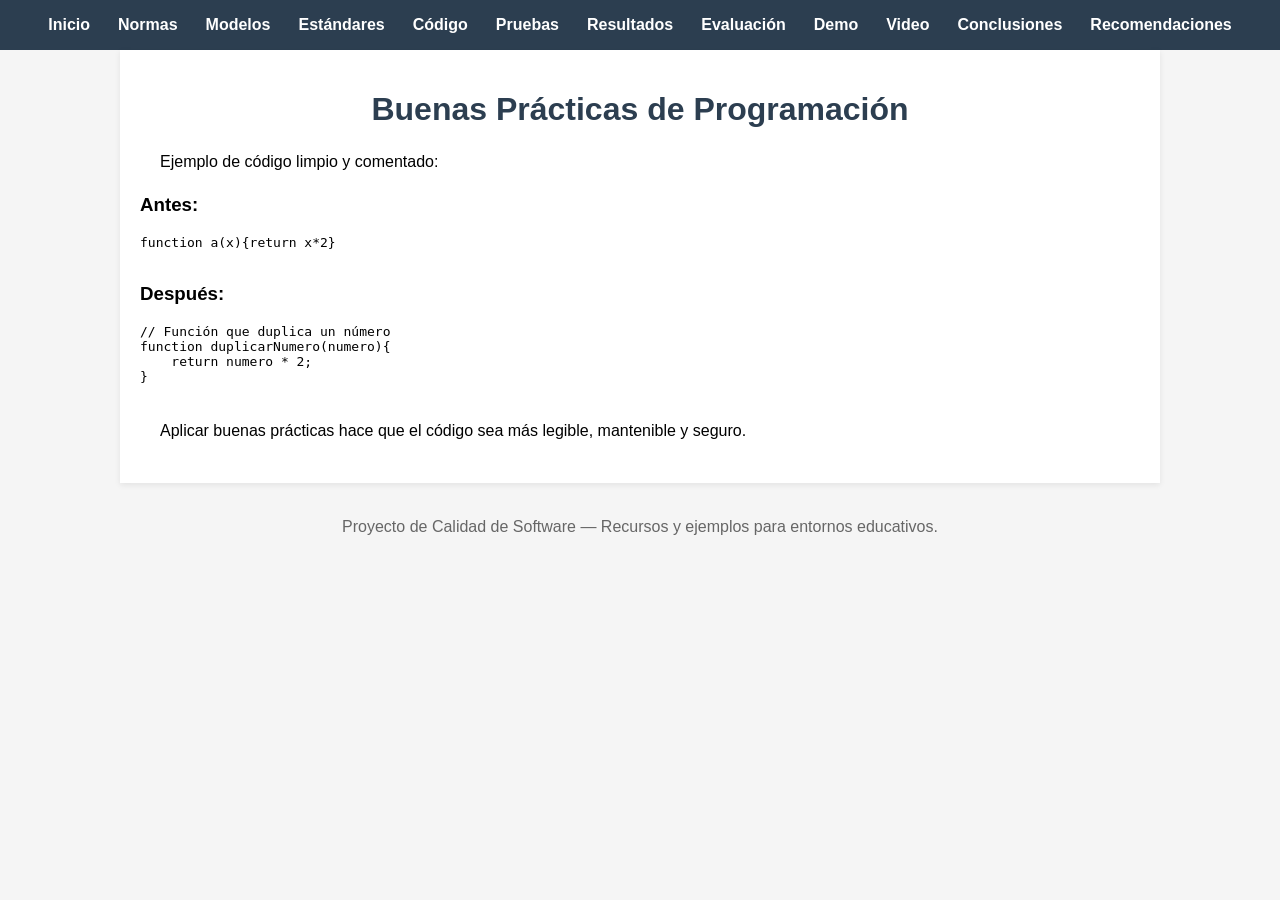
<file: public/codigo.html>
<!DOCTYPE html>
<html lang="es">
<head>
    <meta charset="UTF-8">
    <meta name="viewport" content="width=device-width, initial-scale=1">
    <meta name="description" content="Buenas prácticas de programación: estilo, comentarios, control de versiones y seguridad en proyectos educativos.">
    <title>Código - Calidad de Software</title>
    <link rel="stylesheet" href="css/estilo.css">
</head>
<body>
    <a class="skip-link" href="#main-content">Saltar al contenido</a>
    <nav aria-label="Navegación principal">
        <ul>
            <li><a href="index.html">Inicio</a></li>
            <li><a href="normas.html">Normas</a></li>
            <li><a href="modelos.html">Modelos</a></li>
            <li><a href="estandares.html">Estándares</a></li>
            <li><a href="codigo.html" aria-current="page">Código</a></li>
            <li><a href="pruebas.html">Pruebas</a></li>
            <li><a href="resultados.html">Resultados</a></li>
            <li><a href="evaluacion.html">Evaluación</a></li>
            <li><a href="demo_app.html">Demo</a></li>
            <li><a href="videos.html">Video</a></li>
            <li><a href="conclusiones.html">Conclusiones</a></li>
            <li><a href="recomendaciones.html">Recomendaciones</a></li>
        </ul>
    </nav>

    <main id="main-content" class="container">
        <h1>Buenas Prácticas de Programación</h1>
        <p>Ejemplo de código limpio y comentado:</p>

        <h3>Antes:</h3>
        <pre>
function a(x){return x*2}
        </pre>

        <h3>Después:</h3>
        <pre>
// Función que duplica un número
function duplicarNumero(numero){
    return numero * 2;
}
        </pre>

        <p>Aplicar buenas prácticas hace que el código sea más legible, mantenible y seguro.</p>
    </main>

    <footer>
        <p>Proyecto de Calidad de Software — Recursos y ejemplos para entornos educativos.</p>
    </footer>
</body>
</html>
</file>
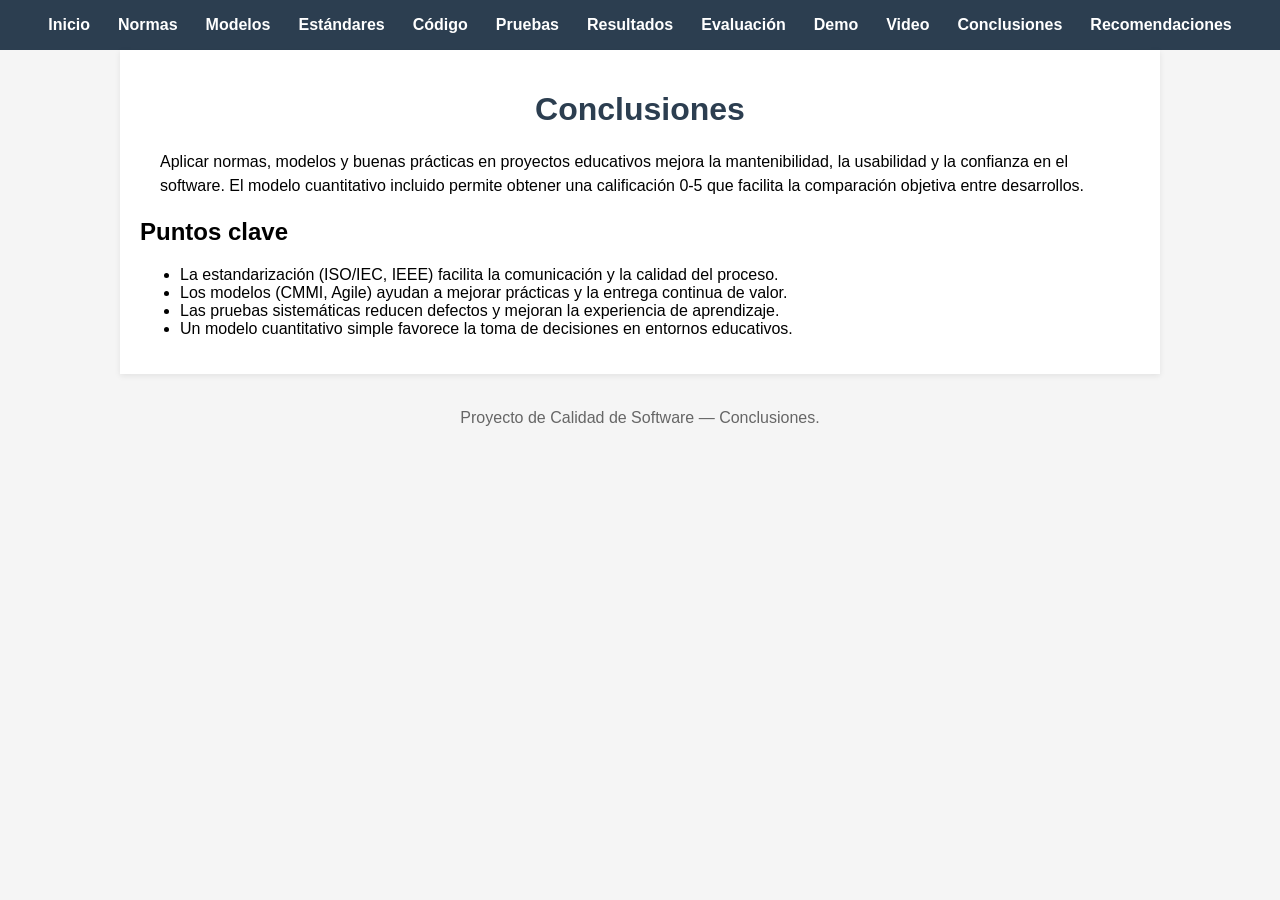
<file: public/conclusiones.html>
<!DOCTYPE html>
<html lang="es">
<head>
    <meta charset="UTF-8">
    <meta name="viewport" content="width=device-width, initial-scale=1">
    <meta name="description" content="Conclusiones sobre la aplicación de componentes de calidad de software en proyectos educativos.">
    <title>Conclusiones - Calidad de Software</title>
    <link rel="stylesheet" href="css/estilo.css">
    <script defer src="js/quality-model.js"></script>
</head>
<body>
    <a class="skip-link" href="#main-content">Saltar al contenido</a>
    <nav aria-label="Navegación principal">
        <ul>
            <li><a href="index.html">Inicio</a></li>
            <li><a href="normas.html">Normas</a></li>
            <li><a href="modelos.html">Modelos</a></li>
            <li><a href="estandares.html">Estándares</a></li>
            <li><a href="codigo.html">Código</a></li>
            <li><a href="pruebas.html">Pruebas</a></li>
            <li><a href="resultados.html">Resultados</a></li>
            <li><a href="evaluacion.html">Evaluación</a></li>
            <li><a href="demo_app.html">Demo</a></li>
            <li><a href="videos.html">Video</a></li>
            <li><a href="conclusiones.html" aria-current="page">Conclusiones</a></li>
            <li><a href="recomendaciones.html">Recomendaciones</a></li>
        </ul>
    </nav>

    <main id="main-content" class="container">
        <h1>Conclusiones</h1>
        <p>Aplicar normas, modelos y buenas prácticas en proyectos educativos mejora la mantenibilidad, la usabilidad y la confianza en el software. El modelo cuantitativo incluido permite obtener una calificación 0-5 que facilita la comparación objetiva entre desarrollos.</p>

        <h2>Puntos clave</h2>
        <ul>
            <li>La estandarización (ISO/IEC, IEEE) facilita la comunicación y la calidad del proceso.</li>
            <li>Los modelos (CMMI, Agile) ayudan a mejorar prácticas y la entrega continua de valor.</li>
            <li>Las pruebas sistemáticas reducen defectos y mejoran la experiencia de aprendizaje.</li>
            <li>Un modelo cuantitativo simple favorece la toma de decisiones en entornos educativos.</li>
        </ul>
    </main>

    <footer>
        <p>Proyecto de Calidad de Software — Conclusiones.</p>
    </footer>
</body>
</html>
</file>
<file: css/estilo.css>
:root{
    --bg:#0b0f12;
    --panel:#0f1418;
    --muted:#9aa6b2;
    --accent:#00d084;
    --accent-2:#00bfa5;
    --card:#0f1518;
    --glass: rgba(255,255,255,0.03);
}

*{box-sizing:border-box}
html,body{height:100%}
body{
    font-family: 'Segoe UI', Roboto, Arial, sans-serif;
    margin:0;padding:0;background:var(--bg) !important;color:#e6eef3;-webkit-font-smoothing:antialiased;
}

/* Top navigation */
nav{
    background:linear-gradient(90deg,#071018 0%,#0b1216 100%);
    border-bottom:1px solid rgba(255,255,255,0.03);
    padding:12px 18px;
}
nav ul{list-style:none;margin:0;padding:0;display:flex;gap:12px;align-items:center;flex-wrap:wrap}
nav a{color:var(--muted);text-decoration:none;padding:8px 12px;border-radius:6px;display:inline-block;transition:all .18s ease;font-weight:600}
nav a:hover{color:#fff;background:rgba(255,255,255,0.03);transform:translateY(-2px)}
nav a[aria-current="page"]{color:var(--accent);background:linear-gradient(90deg, rgba(0,208,132,0.08), rgba(0,191,165,0.04));box-shadow:0 6px 20px rgba(0,208,132,0.06)}

.skip-link{position:absolute;left:-999px}
.skip-link:focus{left:12px;top:12px;background:var(--accent);color:#062018;padding:8px 12px;border-radius:6px}

.container{max-width:1100px;margin:28px auto;padding:22px;background:rgba(15,20,24,0.6);border-radius:10px;box-shadow:0 6px 30px rgba(2,6,10,0.6);}

h1{font-size:1.8rem;margin:0 0 12px;color:#fff}
p{color:var(--muted);line-height:1.6;margin:0 0 14px}

/* Hero */
.hero{display:flex;gap:20px;align-items:center;justify-content:space-between}
.hero .intro{flex:1}
.hero .graphic{width:220px;height:140px;display:flex;align-items:center;justify-content:center}

/* Cards */
.grid{display:grid;grid-template-columns:repeat(auto-fit,minmax(220px,1fr));gap:14px;margin-top:18px}
.card{background:var(--card);padding:14px;border-radius:10px;border:1px solid rgba(255,255,255,0.02);transition:transform .18s ease,box-shadow .18s ease}
.card:hover{transform:translateY(-6px);box-shadow:0 18px 40px rgba(0,0,0,0.6)}
.card h3{margin:0 0 8px;color:#fff}
.card p{margin:0;color:var(--muted);font-size:0.95rem}

/* Buttons */
.btn{display:inline-block;padding:8px 14px;background:linear-gradient(90deg,var(--accent),var(--accent-2));color:#042018;border-radius:8px;text-decoration:none;font-weight:700;transition:transform .12s ease,box-shadow .12s ease}
.btn:hover{transform:translateY(-3px);box-shadow:0 10px 30px rgba(0,208,132,0.12)}

/* tables and results */
.results-table{width:100%;border-collapse:collapse;margin-top:12px}
.results-table th,.results-table td{padding:10px;border-bottom:1px solid rgba(255,255,255,0.03);color:var(--muted)}
.results-table th{color:#cfeee3;text-align:left}

/* Radial progress */
.radial-wrap{display:flex;gap:18px;align-items:center}
.radial{width:120px;height:120px}
.radial svg{width:100%;height:100%}
.score-label{font-weight:800;font-size:1.1rem;color:#fff}

/* Inputs and forms */
form label{display:block;margin:8px 0;color:var(--muted)}
input[type=number]{background:var(--panel);border:1px solid rgba(255,255,255,0.03);color:#e6eef3;padding:6px 8px;border-radius:6px;width:92px}

/* Guide section and details */
.guide{margin:14px 0 22px;padding:12px;border-radius:8px;background:linear-gradient(180deg, rgba(255,255,255,0.02), rgba(255,255,255,0.01));border:1px solid rgba(255,255,255,0.02)}
.guide details{margin:8px 0;padding:10px;background:rgba(255,255,255,0.01);border-radius:6px}
.guide summary{font-weight:700;cursor:pointer;color:#e6fff5;padding:6px}
.guide summary::-webkit-details-marker{display:none}
.guide summary:after{content:' ▸';float:right;color:var(--accent)}
.guide details[open] summary:after{content:' ▾'}

/* Form message / validation */
#form-message{color:#ffb3a7;font-weight:600;margin-bottom:8px}
.btn-example{background:transparent;color:var(--accent);border:1px dashed rgba(0,208,132,0.12);padding:6px 12px;border-radius:8px}
.btn-example:hover{background:rgba(0,208,132,0.03)}

/* small responsive */
@media (max-width:700px){.hero{flex-direction:column;align-items:flex-start}.hero .graphic{width:160px;height:120px}}

.muted{color:var(--muted)}

footer{ text-align:center;padding:12px 0;color:var(--muted)}

@media (max-width:600px){nav ul{flex-direction:column}.container{padding:12px}}
</file>
<file: public/css/estilo.css>
body {
    font-family: Arial, sans-serif;
    margin: 0;
    padding: 0;
    background-color: #f5f5f5;
}

nav {
    background-color: #2c3e50;
    padding: 10px;
}

nav ul {
    list-style-type: none;
    display: flex;
    justify-content: space-around;
    margin: 0;
    padding: 0;
}

nav ul li a {
    color: white;
    text-decoration: none;
    font-weight: bold;
}

nav ul li a:hover {
    color: #18bc9c;
}

h1 {
    text-align: center;
    color: #2c3e50;
}

p {
    margin: 20px;
    line-height: 1.5;
}

/* Layout helpers */
.container {
    max-width: 1000px;
    margin: 0 auto;
    background: white;
    padding: 20px;
    box-shadow: 0 2px 6px rgba(0,0,0,0.08);
}

/* Skip link for accessibility */
.skip-link {
    position: absolute;
    left: -999px;
    top: auto;
    width: 1px;
    height: 1px;
    overflow: hidden;
}
.skip-link:focus {
    left: 10px;
    top: 10px;
    width: auto;
    height: auto;
    padding: 8px 12px;
    background: #18bc9c;
    color: #fff;
    z-index: 1000;
}

/* Responsive nav */
nav ul {
    list-style-type: none;
    display: flex;
    flex-wrap: wrap;
    justify-content: center;
    gap: 8px;
    margin: 0;
    padding: 0;
}

nav ul li a {
    color: white;
    text-decoration: none;
    font-weight: bold;
    padding: 6px 10px;
    display: inline-block;
}

/* Buttons and tables */
.btn {
    display: inline-block;
    padding: 8px 14px;
    background: #18bc9c;
    color: #fff;
    border-radius: 4px;
    text-decoration: none;
}

.results-table {
    width: 100%;
    border-collapse: collapse;
    margin: 16px 0;
}
.results-table th, .results-table td {
    border: 1px solid #ddd;
    padding: 10px;
    text-align: left;
}

.score {
    font-size: 1.2rem;
    font-weight: bold;
    color: #2c3e50;
}

footer {
    text-align: center;
    padding: 12px 0;
    color: #666;
}

@media (max-width: 600px) {
    nav ul { flex-direction: column; }
    .container { padding: 12px; }
}
</file>
